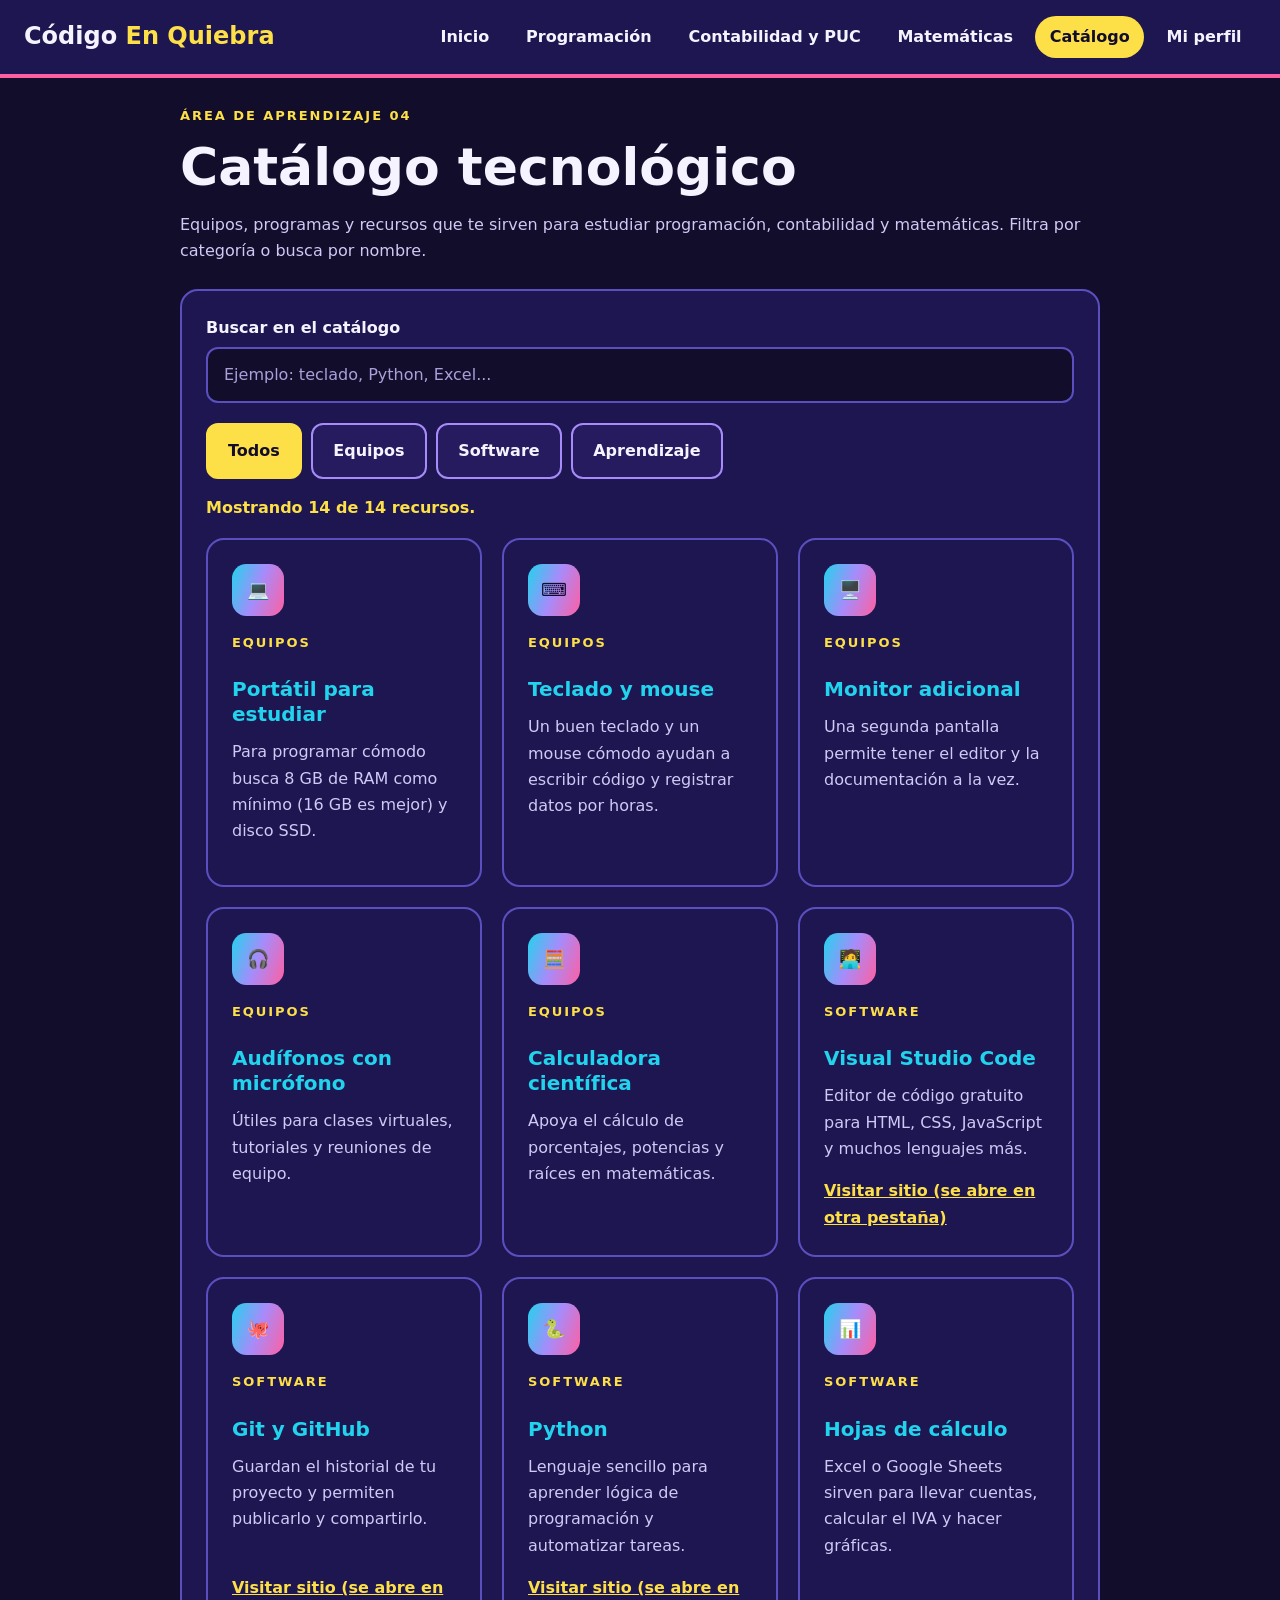
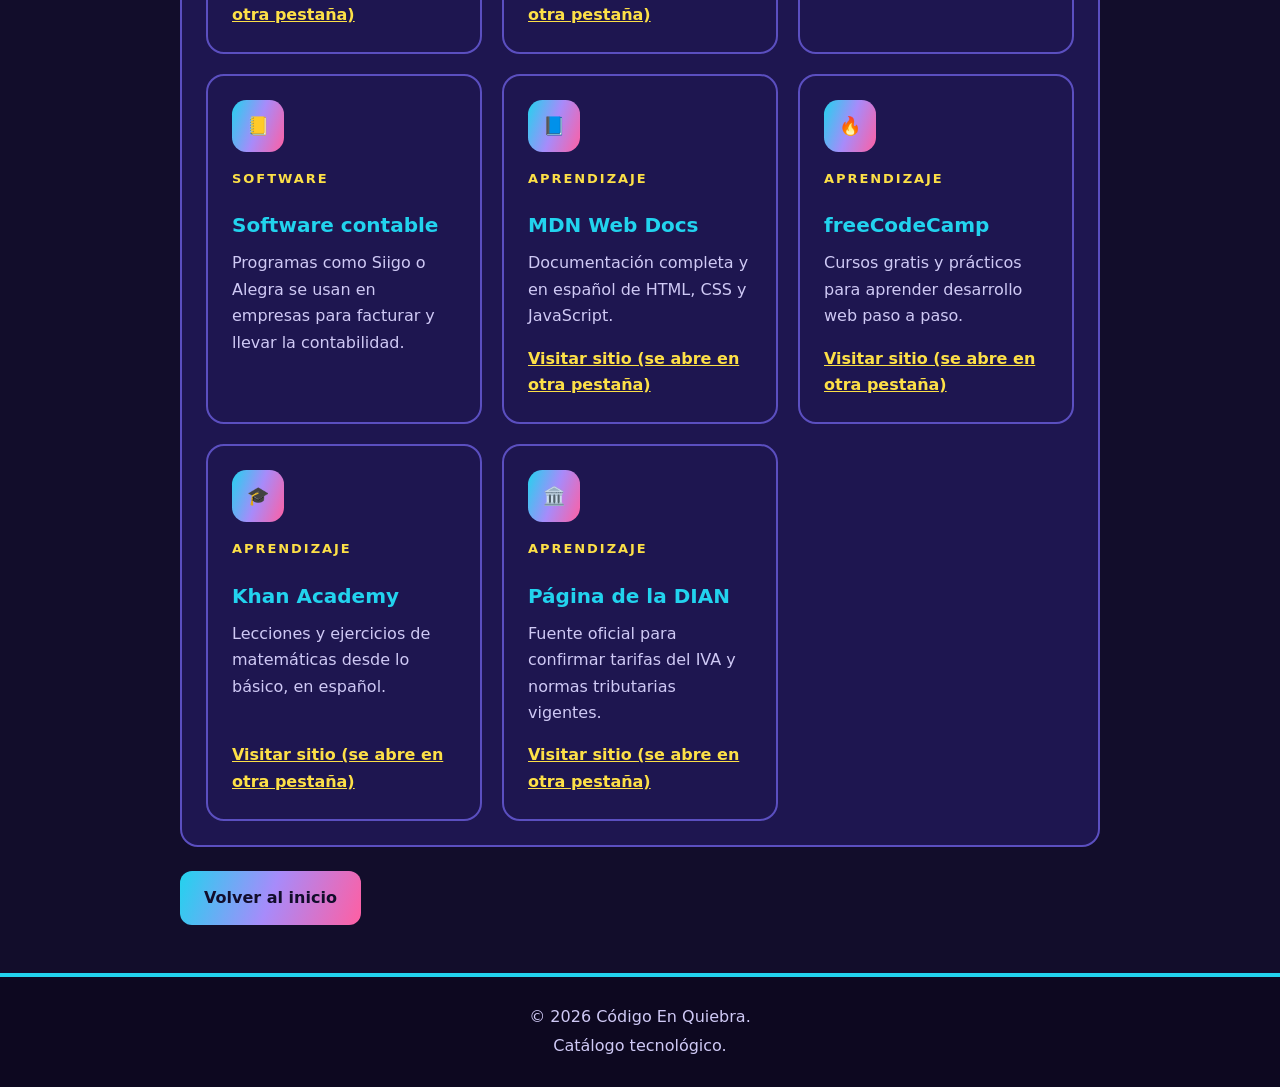
<file: catalogo.html>
<!DOCTYPE html>
<html lang="es">
<head>
    <meta charset="UTF-8">
    <meta name="viewport" content="width=device-width, initial-scale=1.0">
    <meta name="description" content="Catálogo tecnológico de Código En Quiebra: equipos, software y recursos para aprender.">
    <title>Catálogo tecnológico | Código En Quiebra</title>
    <link rel="stylesheet" href="css/estilos.css">
    <link rel="icon" href="data:,">
</head>
<body>

    <a class="saltar" href="#contenido">Saltar al contenido</a>

    <header class="encabezado">
        <a class="logo" href="index.html">Código <span>En Quiebra</span></a>

        <nav class="navegacion" aria-label="Navegación principal">
            <a href="index.html">Inicio</a>
            <a href="programacion.html">Programación</a>
            <a href="contabilidad.html">Contabilidad y PUC</a>
            <a href="matematicas.html">Matemáticas</a>
            <a class="activo" href="catalogo.html" aria-current="page">Catálogo</a>
            <a href="perfil.html">Mi perfil</a>
        </nav>
    </header>

    <main id="contenido" class="contenido-pagina" tabindex="-1">

        <span class="etiqueta">ÁREA DE APRENDIZAJE 04</span>

        <h1>Catálogo tecnológico</h1>

        <p>
            Equipos, programas y recursos que te sirven para estudiar
            programación, contabilidad y matemáticas. Filtra por categoría
            o busca por nombre.
        </p>

        <section class="bloque">
            <div class="campo">
                <label for="buscar">Buscar en el catálogo</label>
                <input type="search" id="buscar" placeholder="Ejemplo: teclado, Python, Excel..." autocomplete="off">
            </div>

            <div class="filtros" role="group" aria-label="Filtrar por categoría">
                <button type="button" class="boton-secundario" data-filtro="todos" aria-pressed="true">Todos</button>
                <button type="button" class="boton-secundario" data-filtro="Equipos" aria-pressed="false">Equipos</button>
                <button type="button" class="boton-secundario" data-filtro="Software" aria-pressed="false">Software</button>
                <button type="button" class="boton-secundario" data-filtro="Aprendizaje" aria-pressed="false">Aprendizaje</button>
            </div>

            <p id="conteo" class="conteo-catalogo" role="status" aria-live="polite"></p>

            <div id="lista-catalogo" class="rejilla-tarjetas"></div>
        </section>

        <a class="boton" href="index.html">Volver al inicio</a>

    </main>

    <footer class="pie">
        <p>© 2026 Código En Quiebra.</p>
        <p>Catálogo tecnológico.</p>
    </footer>

    <script src="js/catalogo.js" defer></script>
</body>
</html>
</file>
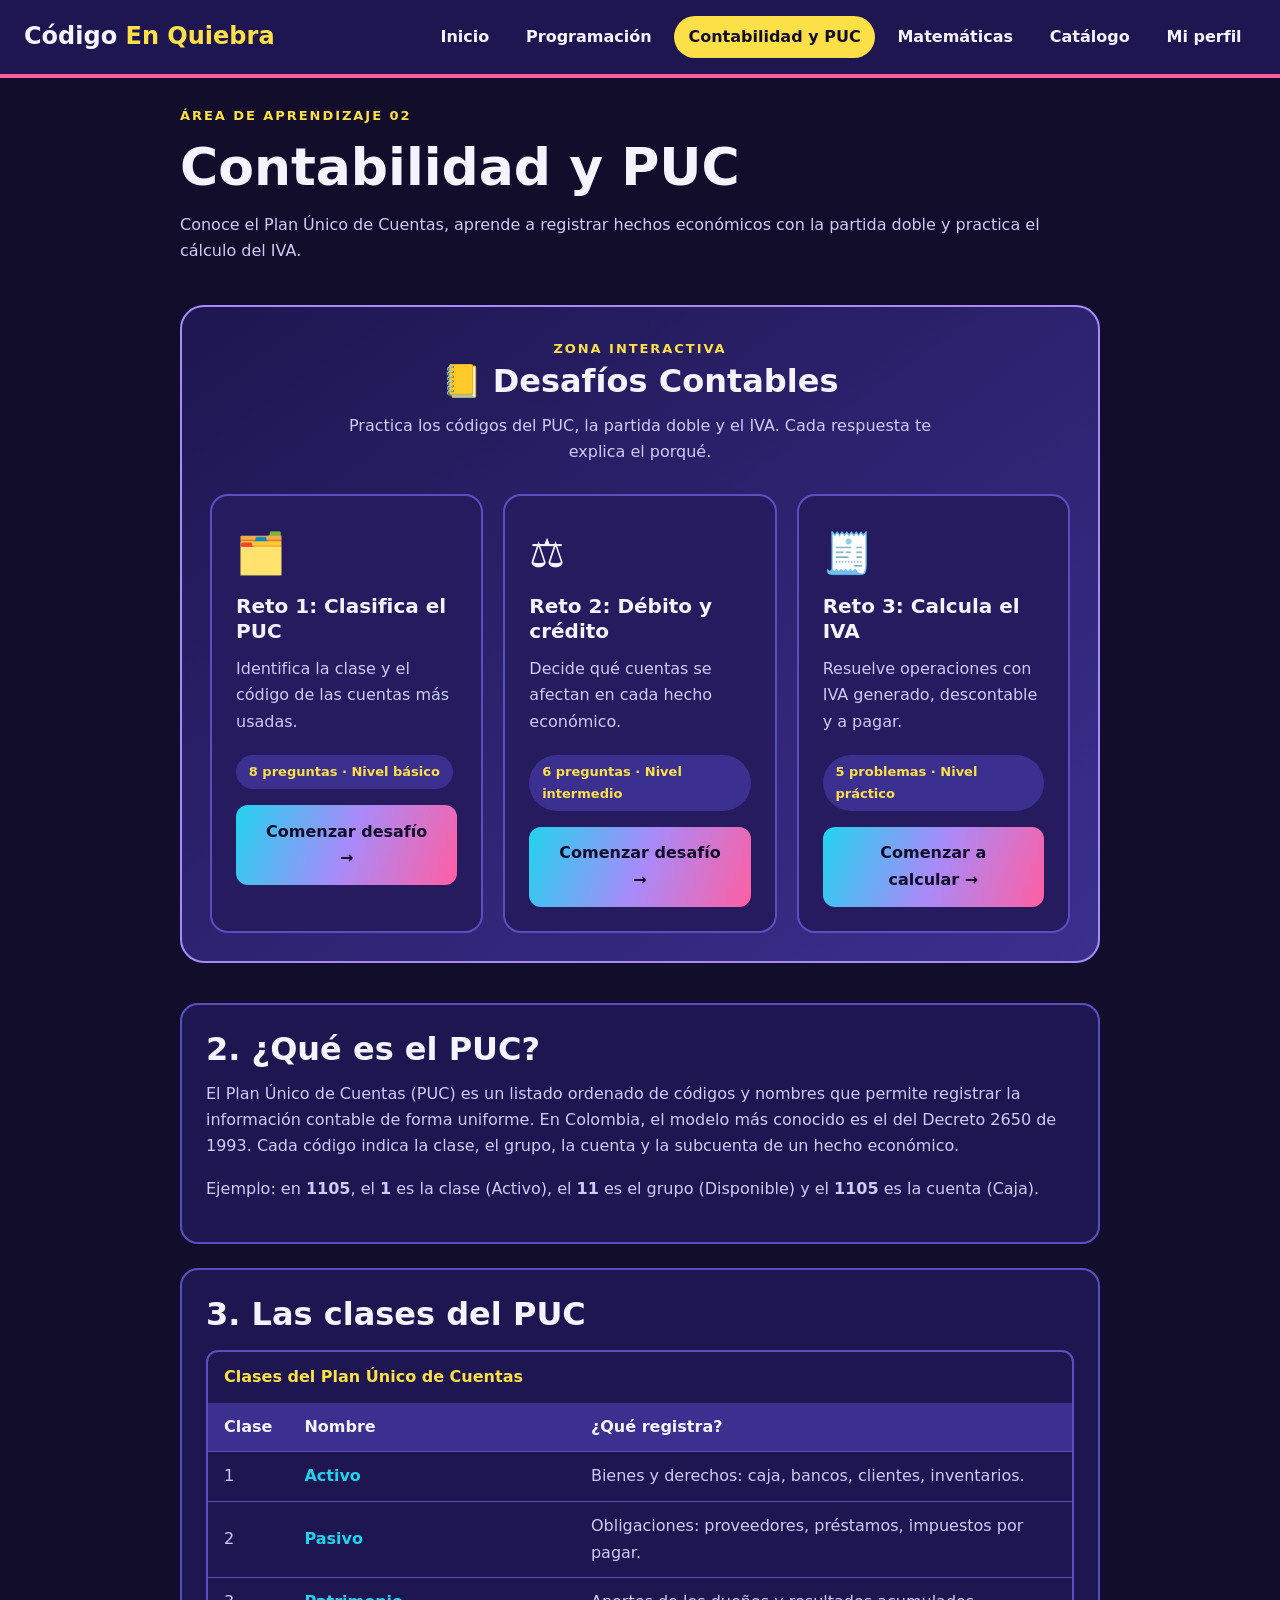
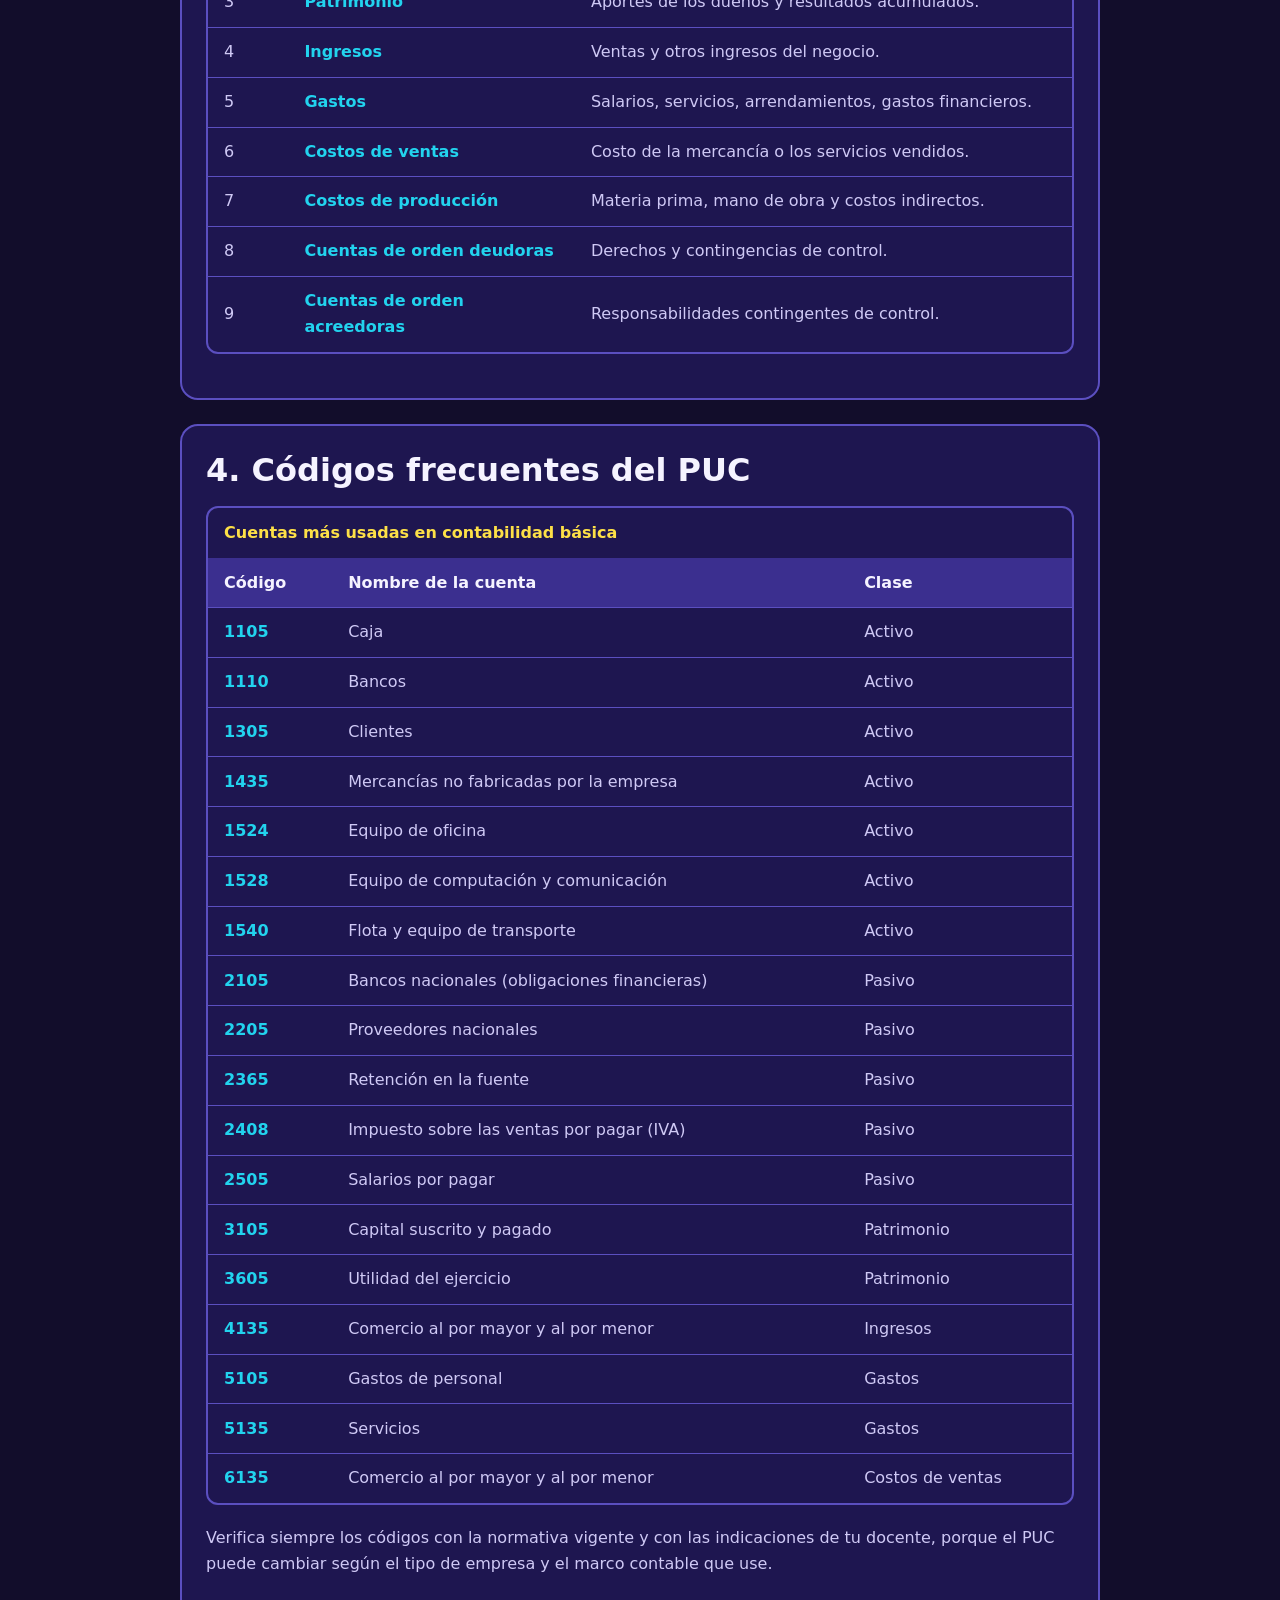
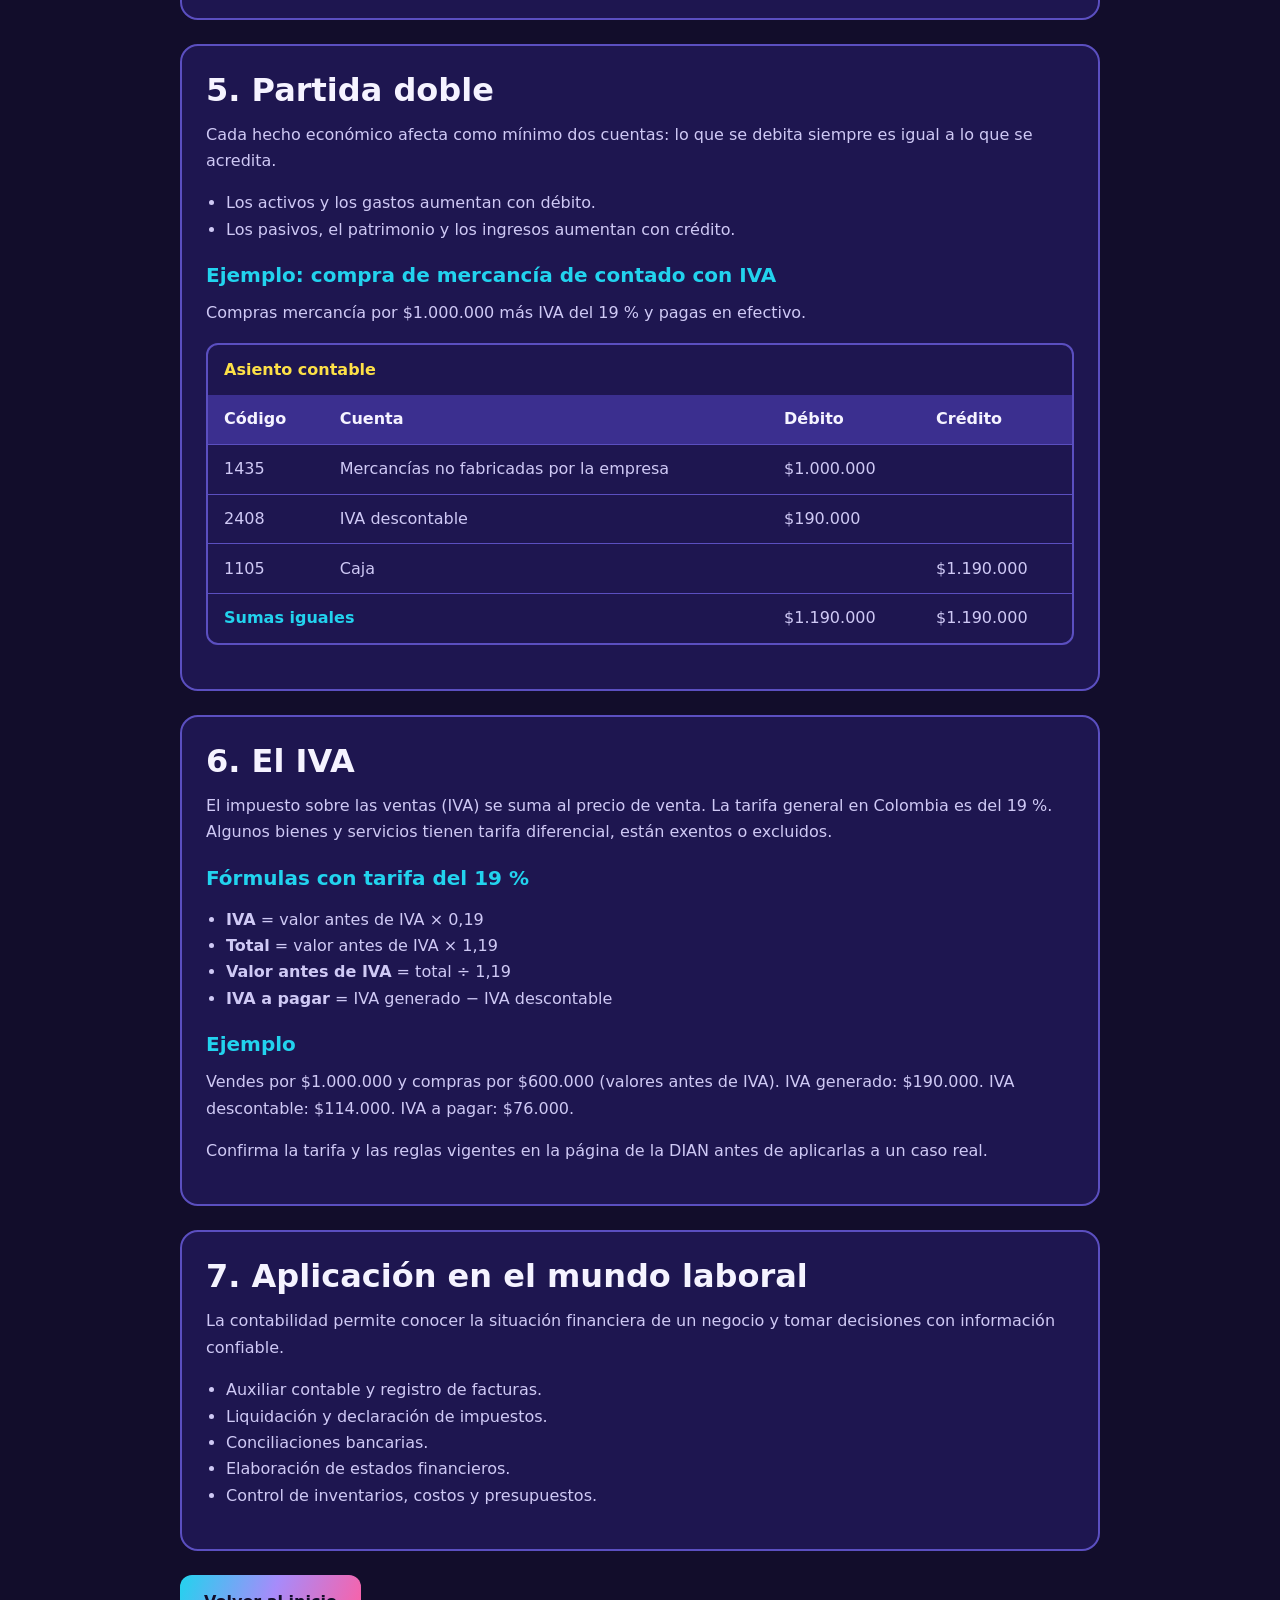
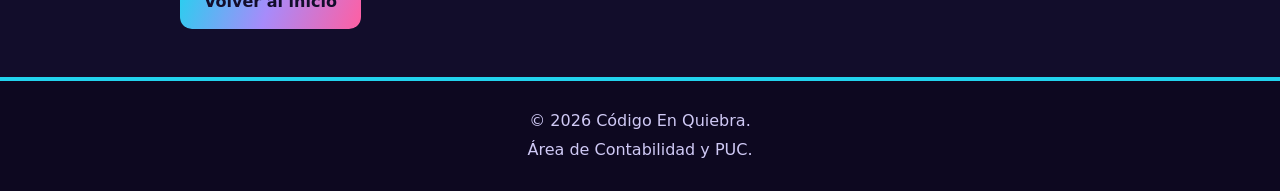
<file: contabilidad.html>
<!DOCTYPE html>
<html lang="es">
<head>
    <meta charset="UTF-8">
    <meta name="viewport" content="width=device-width, initial-scale=1.0">
    <meta name="description" content="Aprende contabilidad, el PUC, la partida doble y el IVA en Código En Quiebra.">
    <title>Contabilidad y PUC | Código En Quiebra</title>
    <link rel="stylesheet" href="css/estilos.css">
    <link rel="icon" href="data:,">
</head>
<body>

    <a class="saltar" href="#contenido">Saltar al contenido</a>

    <header class="encabezado">
        <a class="logo" href="index.html">Código <span>En Quiebra</span></a>

        <nav class="navegacion" aria-label="Navegación principal">
            <a href="index.html">Inicio</a>
            <a href="programacion.html">Programación</a>
            <a class="activo" href="contabilidad.html" aria-current="page">Contabilidad y PUC</a>
            <a href="matematicas.html">Matemáticas</a>
            <a href="catalogo.html">Catálogo</a>
            <a href="perfil.html">Mi perfil</a>
        </nav>
    </header>

    <main id="contenido" class="contenido-pagina" tabindex="-1">

        <span class="etiqueta">ÁREA DE APRENDIZAJE 02</span>

        <h1>Contabilidad y PUC</h1>

        <p>
            Conoce el Plan Único de Cuentas, aprende a registrar hechos
            económicos con la partida doble y practica el cálculo del IVA.
        </p>

        <section class="zona-juegos" id="juegos_contabilidad">

            <div class="juegos-encabezado">
                <span class="juegos-etiqueta">ZONA INTERACTIVA</span>
                <h2><span aria-hidden="true">📒</span> Desafíos Contables</h2>
                <p>
                    Practica los códigos del PUC, la partida doble y el IVA.
                    Cada respuesta te explica el porqué.
                </p>
            </div>

            <div class="juegos-tarjetas">

                <article class="juego-tarjeta">
                    <div class="juego-icono" aria-hidden="true">🗂️</div>
                    <h3>Reto 1: Clasifica el PUC</h3>
                    <p>Identifica la clase y el código de las cuentas más usadas.</p>
                    <span class="juego-nivel">8 preguntas · Nivel básico</span>
                    <button type="button" class="boton-juego" id="iniciar-puc">
                        Comenzar desafío →
                    </button>
                </article>

                <article class="juego-tarjeta">
                    <div class="juego-icono" aria-hidden="true">⚖️</div>
                    <h3>Reto 2: Débito y crédito</h3>
                    <p>Decide qué cuentas se afectan en cada hecho económico.</p>
                    <span class="juego-nivel">6 preguntas · Nivel intermedio</span>
                    <button type="button" class="boton-juego" id="iniciar-partida">
                        Comenzar desafío →
                    </button>
                </article>

                <article class="juego-tarjeta">
                    <div class="juego-icono" aria-hidden="true">🧾</div>
                    <h3>Reto 3: Calcula el IVA</h3>
                    <p>Resuelve operaciones con IVA generado, descontable y a pagar.</p>
                    <span class="juego-nivel">5 problemas · Nivel práctico</span>
                    <button type="button" class="boton-juego" id="iniciar-iva">
                        Comenzar a calcular →
                    </button>
                </article>

            </div>

            <!-- Los paneles de los juegos se crean aquí con la plantilla -->
            <div id="contenedor-juegos"></div>

        </section>

        <section class="bloque">
            <h2>2. ¿Qué es el PUC?</h2>
            <p>
                El Plan Único de Cuentas (PUC) es un listado ordenado de códigos
                y nombres que permite registrar la información contable de forma
                uniforme. En Colombia, el modelo más conocido es el del Decreto 2650
                de 1993. Cada código indica la clase, el grupo, la cuenta y la
                subcuenta de un hecho económico.
            </p>
            <p>
                Ejemplo: en <strong>1105</strong>, el <strong>1</strong> es la clase
                (Activo), el <strong>11</strong> es el grupo (Disponible) y el
                <strong>1105</strong> es la cuenta (Caja).
            </p>
        </section>

        <section class="bloque">
            <h2>3. Las clases del PUC</h2>
            <div class="tabla-contenedor" role="region" aria-label="Tabla de clases del PUC" tabindex="0">
                <table>
                    <caption>Clases del Plan Único de Cuentas</caption>
                    <thead>
                        <tr>
                            <th scope="col">Clase</th>
                            <th scope="col">Nombre</th>
                            <th scope="col">¿Qué registra?</th>
                        </tr>
                    </thead>
                    <tbody>
                        <tr><td>1</td><th scope="row">Activo</th><td>Bienes y derechos: caja, bancos, clientes, inventarios.</td></tr>
                        <tr><td>2</td><th scope="row">Pasivo</th><td>Obligaciones: proveedores, préstamos, impuestos por pagar.</td></tr>
                        <tr><td>3</td><th scope="row">Patrimonio</th><td>Aportes de los dueños y resultados acumulados.</td></tr>
                        <tr><td>4</td><th scope="row">Ingresos</th><td>Ventas y otros ingresos del negocio.</td></tr>
                        <tr><td>5</td><th scope="row">Gastos</th><td>Salarios, servicios, arrendamientos, gastos financieros.</td></tr>
                        <tr><td>6</td><th scope="row">Costos de ventas</th><td>Costo de la mercancía o los servicios vendidos.</td></tr>
                        <tr><td>7</td><th scope="row">Costos de producción</th><td>Materia prima, mano de obra y costos indirectos.</td></tr>
                        <tr><td>8</td><th scope="row">Cuentas de orden deudoras</th><td>Derechos y contingencias de control.</td></tr>
                        <tr><td>9</td><th scope="row">Cuentas de orden acreedoras</th><td>Responsabilidades contingentes de control.</td></tr>
                    </tbody>
                </table>
            </div>
        </section>

        <section class="bloque">
            <h2>4. Códigos frecuentes del PUC</h2>
            <div class="tabla-contenedor" role="region" aria-label="Tabla de códigos frecuentes del PUC" tabindex="0">
                <table>
                    <caption>Cuentas más usadas en contabilidad básica</caption>
                    <thead>
                        <tr>
                            <th scope="col">Código</th>
                            <th scope="col">Nombre de la cuenta</th>
                            <th scope="col">Clase</th>
                        </tr>
                    </thead>
                    <tbody>
                        <tr><th scope="row">1105</th><td>Caja</td><td>Activo</td></tr>
                        <tr><th scope="row">1110</th><td>Bancos</td><td>Activo</td></tr>
                        <tr><th scope="row">1305</th><td>Clientes</td><td>Activo</td></tr>
                        <tr><th scope="row">1435</th><td>Mercancías no fabricadas por la empresa</td><td>Activo</td></tr>
                        <tr><th scope="row">1524</th><td>Equipo de oficina</td><td>Activo</td></tr>
                        <tr><th scope="row">1528</th><td>Equipo de computación y comunicación</td><td>Activo</td></tr>
                        <tr><th scope="row">1540</th><td>Flota y equipo de transporte</td><td>Activo</td></tr>
                        <tr><th scope="row">2105</th><td>Bancos nacionales (obligaciones financieras)</td><td>Pasivo</td></tr>
                        <tr><th scope="row">2205</th><td>Proveedores nacionales</td><td>Pasivo</td></tr>
                        <tr><th scope="row">2365</th><td>Retención en la fuente</td><td>Pasivo</td></tr>
                        <tr><th scope="row">2408</th><td>Impuesto sobre las ventas por pagar (IVA)</td><td>Pasivo</td></tr>
                        <tr><th scope="row">2505</th><td>Salarios por pagar</td><td>Pasivo</td></tr>
                        <tr><th scope="row">3105</th><td>Capital suscrito y pagado</td><td>Patrimonio</td></tr>
                        <tr><th scope="row">3605</th><td>Utilidad del ejercicio</td><td>Patrimonio</td></tr>
                        <tr><th scope="row">4135</th><td>Comercio al por mayor y al por menor</td><td>Ingresos</td></tr>
                        <tr><th scope="row">5105</th><td>Gastos de personal</td><td>Gastos</td></tr>
                        <tr><th scope="row">5135</th><td>Servicios</td><td>Gastos</td></tr>
                        <tr><th scope="row">6135</th><td>Comercio al por mayor y al por menor</td><td>Costos de ventas</td></tr>
                    </tbody>
                </table>
            </div>
            <p>
                Verifica siempre los códigos con la normativa vigente y con las
                indicaciones de tu docente, porque el PUC puede cambiar según el
                tipo de empresa y el marco contable que use.
            </p>
        </section>

        <section class="bloque">
            <h2>5. Partida doble</h2>
            <p>
                Cada hecho económico afecta como mínimo dos cuentas: lo que se
                debita siempre es igual a lo que se acredita.
            </p>
            <ul>
                <li>Los activos y los gastos aumentan con débito.</li>
                <li>Los pasivos, el patrimonio y los ingresos aumentan con crédito.</li>
            </ul>

            <h3>Ejemplo: compra de mercancía de contado con IVA</h3>
            <p>Compras mercancía por $1.000.000 más IVA del 19 % y pagas en efectivo.</p>
            <div class="tabla-contenedor" role="region" aria-label="Asiento contable de ejemplo" tabindex="0">
                <table>
                    <caption>Asiento contable</caption>
                    <thead>
                        <tr>
                            <th scope="col">Código</th>
                            <th scope="col">Cuenta</th>
                            <th scope="col">Débito</th>
                            <th scope="col">Crédito</th>
                        </tr>
                    </thead>
                    <tbody>
                        <tr><td>1435</td><td>Mercancías no fabricadas por la empresa</td><td>$1.000.000</td><td></td></tr>
                        <tr><td>2408</td><td>IVA descontable</td><td>$190.000</td><td></td></tr>
                        <tr><td>1105</td><td>Caja</td><td></td><td>$1.190.000</td></tr>
                        <tr><th scope="row" colspan="2">Sumas iguales</th><td>$1.190.000</td><td>$1.190.000</td></tr>
                    </tbody>
                </table>
            </div>
        </section>

        <section class="bloque">
            <h2>6. El IVA</h2>
            <p>
                El impuesto sobre las ventas (IVA) se suma al precio de venta.
                La tarifa general en Colombia es del 19 %. Algunos bienes y
                servicios tienen tarifa diferencial, están exentos o excluidos.
            </p>

            <h3>Fórmulas con tarifa del 19 %</h3>
            <ul>
                <li><strong>IVA</strong> = valor antes de IVA × 0,19</li>
                <li><strong>Total</strong> = valor antes de IVA × 1,19</li>
                <li><strong>Valor antes de IVA</strong> = total ÷ 1,19</li>
                <li><strong>IVA a pagar</strong> = IVA generado − IVA descontable</li>
            </ul>

            <h3>Ejemplo</h3>
            <p>
                Vendes por $1.000.000 y compras por $600.000 (valores antes de IVA).
                IVA generado: $190.000. IVA descontable: $114.000.
                IVA a pagar: $76.000.
            </p>
            <p>
                Confirma la tarifa y las reglas vigentes en la página de la DIAN
                antes de aplicarlas a un caso real.
            </p>
        </section>

        <section class="bloque">
            <h2>7. Aplicación en el mundo laboral</h2>
            <p>
                La contabilidad permite conocer la situación financiera de un
                negocio y tomar decisiones con información confiable.
            </p>
            <ul>
                <li>Auxiliar contable y registro de facturas.</li>
                <li>Liquidación y declaración de impuestos.</li>
                <li>Conciliaciones bancarias.</li>
                <li>Elaboración de estados financieros.</li>
                <li>Control de inventarios, costos y presupuestos.</li>
            </ul>
        </section>

        <a class="boton" href="index.html">Volver al inicio</a>

    </main>

    <footer class="pie">
        <p>© 2026 Código En Quiebra.</p>
        <p>Área de Contabilidad y PUC.</p>
    </footer>

    <!-- Plantilla que el JavaScript copia para cada juego -->
    <template id="plantilla-juego">
        <div class="juego-panel" hidden>

            <div class="juego-panel-superior">
                <div>
                    <span class="juegos-etiqueta" data-campo="etiqueta"></span>
                    <h3 data-campo="titulo"></h3>
                </div>
                <span class="juego-contador" data-campo="contador"></span>
            </div>

            <div class="barra-progreso" role="progressbar" aria-label="Progreso del desafío"
                aria-valuemin="0" aria-valuemax="100" aria-valuenow="0">
                <div data-campo="progreso"></div>
            </div>

            <div class="pregunta-contenedor" data-parte>
                <span class="pregunta-etiqueta" data-campo="tipo"></span>
                <h3 tabindex="-1" data-campo="pregunta"></h3>
                <p data-campo="ayuda"></p>
            </div>

            <div class="opciones-quiz" data-campo="opciones" data-parte></div>

            <div class="entrada-numero" data-campo="entrada" data-parte hidden>
                <label>
                    Tu respuesta en pesos
                    <input type="text" inputmode="decimal" autocomplete="off" data-campo="numero">
                </label>
                <button type="button" class="boton-juego" data-campo="comprobar">
                    Comprobar mi respuesta
                </button>
            </div>

            <p class="mensaje-juego" role="status" aria-live="polite" data-campo="mensaje" data-parte></p>

            <div class="juego-acciones" data-parte>
                <button type="button" class="boton-juego" data-campo="siguiente" disabled>
                    Siguiente pregunta →
                </button>
                <button type="button" class="boton-secundario" data-campo="salir">
                    Salir del juego
                </button>
            </div>

            <div class="resultado-final" data-campo="final" hidden>
                <div class="resultado-icono" aria-hidden="true">🏆</div>
                <h3 tabindex="-1" data-campo="titulo-final">¡Desafío completado!</h3>
                <p>Este es tu resultado:</p>
                <div class="resultado-porcentaje" data-campo="porcentaje">0%</div>
                <p data-campo="detalle"></p>
                <button type="button" class="boton-juego" data-campo="repetir">
                    Volver a jugar
                </button>
            </div>

        </div>
    </template>

<script src="js/datos_contabilidad.js" defer></script>
</body>
</html>
</file>
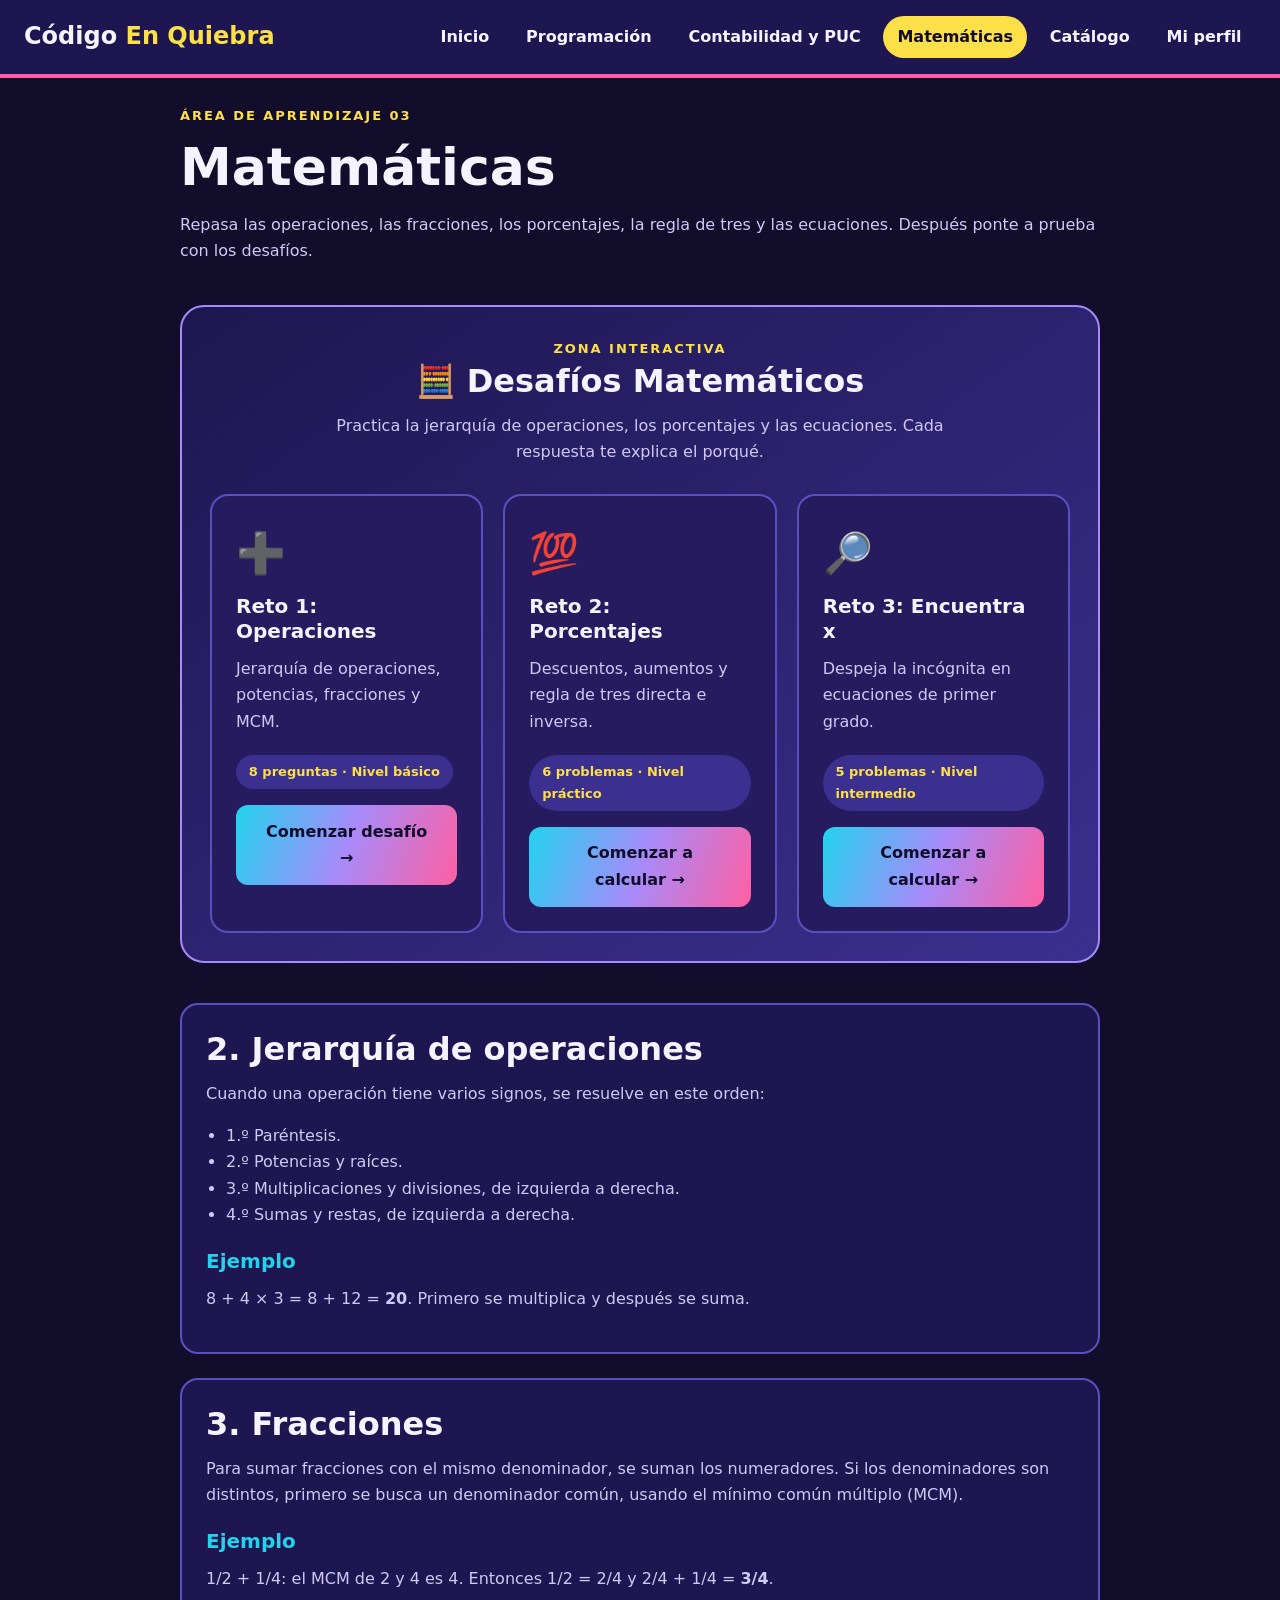
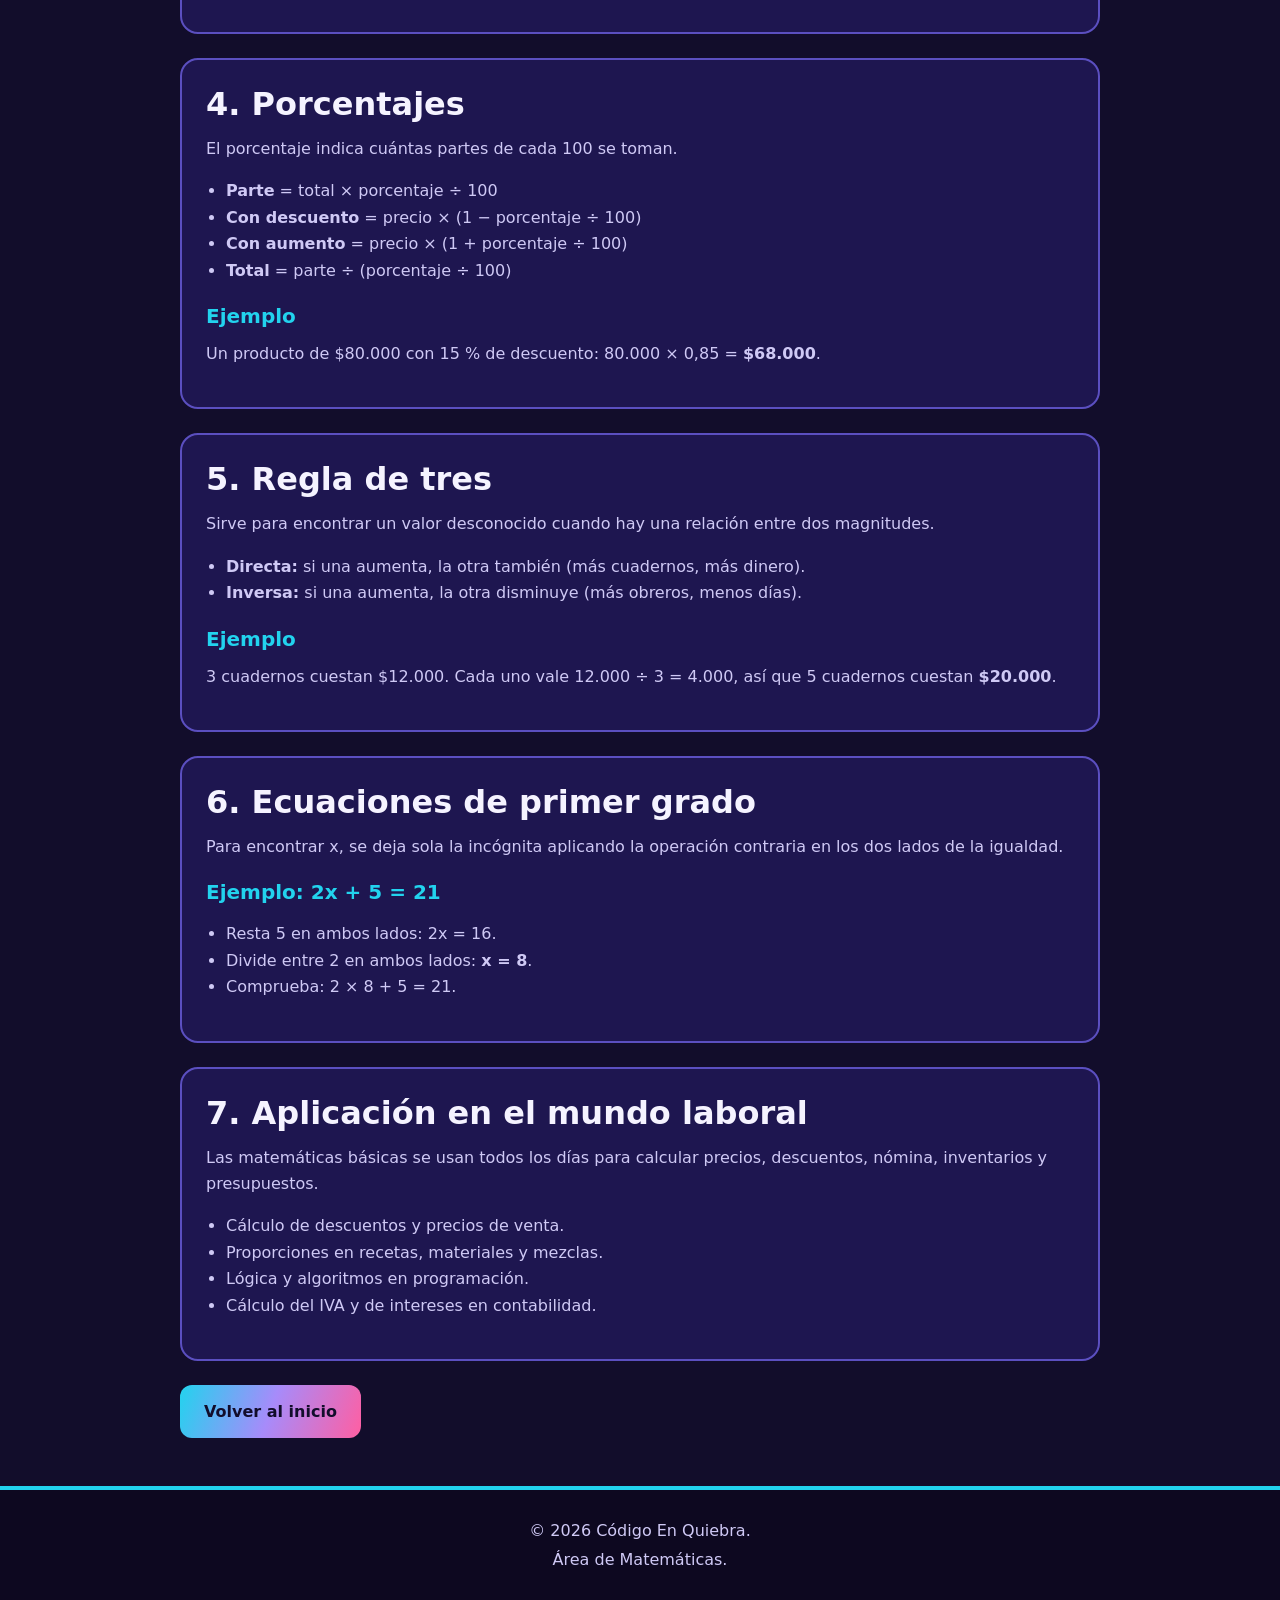
<file: matematicas.html>
<!DOCTYPE html>
<html lang="es">
<head>
    <meta charset="UTF-8">
    <meta name="viewport" content="width=device-width, initial-scale=1.0">
    <meta name="description" content="Practica operaciones, fracciones, porcentajes, regla de tres y ecuaciones en Código En Quiebra.">
    <title>Matemáticas | Código En Quiebra</title>
    <link rel="stylesheet" href="css/estilos.css">
    <link rel="icon" href="data:,">
</head>
<body>

    <a class="saltar" href="#contenido">Saltar al contenido</a>

    <header class="encabezado">
        <a class="logo" href="index.html">Código <span>En Quiebra</span></a>

        <nav class="navegacion" aria-label="Navegación principal">
            <a href="index.html">Inicio</a>
            <a href="programacion.html">Programación</a>
            <a href="contabilidad.html">Contabilidad y PUC</a>
            <a class="activo" href="matematicas.html" aria-current="page">Matemáticas</a>
            <a href="catalogo.html">Catálogo</a>
            <a href="perfil.html">Mi perfil</a>
        </nav>
    </header>

    <main id="contenido" class="contenido-pagina" tabindex="-1">

        <span class="etiqueta">ÁREA DE APRENDIZAJE 03</span>

        <h1>Matemáticas</h1>

        <p>
            Repasa las operaciones, las fracciones, los porcentajes, la regla
            de tres y las ecuaciones. Después ponte a prueba con los desafíos.
        </p>

        <section class="zona-juegos" id="juegos_matematicas">

            <div class="juegos-encabezado">
                <span class="juegos-etiqueta">ZONA INTERACTIVA</span>
                <h2><span aria-hidden="true">🧮</span> Desafíos Matemáticos</h2>
                <p>
                    Practica la jerarquía de operaciones, los porcentajes y las
                    ecuaciones. Cada respuesta te explica el porqué.
                </p>
            </div>

            <div class="juegos-tarjetas">

                <article class="juego-tarjeta">
                    <div class="juego-icono" aria-hidden="true">➕</div>
                    <h3>Reto 1: Operaciones</h3>
                    <p>Jerarquía de operaciones, potencias, fracciones y MCM.</p>
                    <span class="juego-nivel">8 preguntas · Nivel básico</span>
                    <button type="button" class="boton-juego" id="iniciar-operaciones">
                        Comenzar desafío →
                    </button>
                </article>

                <article class="juego-tarjeta">
                    <div class="juego-icono" aria-hidden="true">💯</div>
                    <h3>Reto 2: Porcentajes</h3>
                    <p>Descuentos, aumentos y regla de tres directa e inversa.</p>
                    <span class="juego-nivel">6 problemas · Nivel práctico</span>
                    <button type="button" class="boton-juego" id="iniciar-porcentajes">
                        Comenzar a calcular →
                    </button>
                </article>

                <article class="juego-tarjeta">
                    <div class="juego-icono" aria-hidden="true">🔎</div>
                    <h3>Reto 3: Encuentra x</h3>
                    <p>Despeja la incógnita en ecuaciones de primer grado.</p>
                    <span class="juego-nivel">5 problemas · Nivel intermedio</span>
                    <button type="button" class="boton-juego" id="iniciar-ecuaciones">
                        Comenzar a calcular →
                    </button>
                </article>

            </div>

            <div id="contenedor-juegos"></div>

        </section>

        <section class="bloque">
            <h2>2. Jerarquía de operaciones</h2>
            <p>
                Cuando una operación tiene varios signos, se resuelve en este orden:
            </p>
            <ul>
                <li>1.º Paréntesis.</li>
                <li>2.º Potencias y raíces.</li>
                <li>3.º Multiplicaciones y divisiones, de izquierda a derecha.</li>
                <li>4.º Sumas y restas, de izquierda a derecha.</li>
            </ul>
            <h3>Ejemplo</h3>
            <p>
                8 + 4 × 3 = 8 + 12 = <strong>20</strong>. Primero se multiplica
                y después se suma.
            </p>
        </section>

        <section class="bloque">
            <h2>3. Fracciones</h2>
            <p>
                Para sumar fracciones con el mismo denominador, se suman los
                numeradores. Si los denominadores son distintos, primero se busca
                un denominador común, usando el mínimo común múltiplo (MCM).
            </p>
            <h3>Ejemplo</h3>
            <p>
                1/2 + 1/4: el MCM de 2 y 4 es 4. Entonces 1/2 = 2/4 y
                2/4 + 1/4 = <strong>3/4</strong>.
            </p>
        </section>

        <section class="bloque">
            <h2>4. Porcentajes</h2>
            <p>El porcentaje indica cuántas partes de cada 100 se toman.</p>
            <ul>
                <li><strong>Parte</strong> = total × porcentaje ÷ 100</li>
                <li><strong>Con descuento</strong> = precio × (1 − porcentaje ÷ 100)</li>
                <li><strong>Con aumento</strong> = precio × (1 + porcentaje ÷ 100)</li>
                <li><strong>Total</strong> = parte ÷ (porcentaje ÷ 100)</li>
            </ul>
            <h3>Ejemplo</h3>
            <p>
                Un producto de $80.000 con 15 % de descuento:
                80.000 × 0,85 = <strong>$68.000</strong>.
            </p>
        </section>

        <section class="bloque">
            <h2>5. Regla de tres</h2>
            <p>
                Sirve para encontrar un valor desconocido cuando hay una relación
                entre dos magnitudes.
            </p>
            <ul>
                <li><strong>Directa:</strong> si una aumenta, la otra también (más cuadernos, más dinero).</li>
                <li><strong>Inversa:</strong> si una aumenta, la otra disminuye (más obreros, menos días).</li>
            </ul>
            <h3>Ejemplo</h3>
            <p>
                3 cuadernos cuestan $12.000. Cada uno vale 12.000 ÷ 3 = 4.000,
                así que 5 cuadernos cuestan <strong>$20.000</strong>.
            </p>
        </section>

        <section class="bloque">
            <h2>6. Ecuaciones de primer grado</h2>
            <p>
                Para encontrar x, se deja sola la incógnita aplicando la operación
                contraria en los dos lados de la igualdad.
            </p>
            <h3>Ejemplo: 2x + 5 = 21</h3>
            <ul>
                <li>Resta 5 en ambos lados: 2x = 16.</li>
                <li>Divide entre 2 en ambos lados: <strong>x = 8</strong>.</li>
                <li>Comprueba: 2 × 8 + 5 = 21.</li>
            </ul>
        </section>

        <section class="bloque">
            <h2>7. Aplicación en el mundo laboral</h2>
            <p>
                Las matemáticas básicas se usan todos los días para calcular
                precios, descuentos, nómina, inventarios y presupuestos.
            </p>
            <ul>
                <li>Cálculo de descuentos y precios de venta.</li>
                <li>Proporciones en recetas, materiales y mezclas.</li>
                <li>Lógica y algoritmos en programación.</li>
                <li>Cálculo del IVA y de intereses en contabilidad.</li>
            </ul>
        </section>

        <a class="boton" href="index.html">Volver al inicio</a>

    </main>

    <footer class="pie">
        <p>© 2026 Código En Quiebra.</p>
        <p>Área de Matemáticas.</p>
    </footer>

    <template id="plantilla-juego">
        <div class="juego-panel" hidden>

            <div class="juego-panel-superior">
                <div>
                    <span class="juegos-etiqueta" data-campo="etiqueta"></span>
                    <h3 data-campo="titulo"></h3>
                </div>
                <span class="juego-contador" data-campo="contador"></span>
            </div>

            <div class="barra-progreso" role="progressbar" aria-label="Progreso del desafío"
                aria-valuemin="0" aria-valuemax="100" aria-valuenow="0">
                <div data-campo="progreso"></div>
            </div>

            <div class="pregunta-contenedor" data-parte>
                <span class="pregunta-etiqueta" data-campo="tipo"></span>
                <h3 tabindex="-1" data-campo="pregunta"></h3>
                <p data-campo="ayuda"></p>
            </div>

            <div class="opciones-quiz" data-campo="opciones" data-parte></div>

            <div class="entrada-numero" data-campo="entrada" data-parte hidden>
                <label>
                    Tu respuesta (solo el número)
                    <input type="text" inputmode="decimal" autocomplete="off" data-campo="numero">
                </label>
                <button type="button" class="boton-juego" data-campo="comprobar">
                    Comprobar mi respuesta
                </button>
            </div>

            <p class="mensaje-juego" role="status" aria-live="polite" data-campo="mensaje" data-parte></p>

            <div class="juego-acciones" data-parte>
                <button type="button" class="boton-juego" data-campo="siguiente" disabled>
                    Siguiente pregunta →
                </button>
                <button type="button" class="boton-secundario" data-campo="salir">
                    Salir del juego
                </button>
            </div>

            <div class="resultado-final" data-campo="final" hidden>
                <div class="resultado-icono" aria-hidden="true">🏆</div>
                <h3 tabindex="-1" data-campo="titulo-final">¡Desafío completado!</h3>
                <p>Este es tu resultado:</p>
                <div class="resultado-porcentaje" data-campo="porcentaje">0%</div>
                <p data-campo="detalle"></p>
                <button type="button" class="boton-juego" data-campo="repetir">
                    Volver a jugar
                </button>
            </div>

        </div>
    </template>

    <script src="js/juegos_matematicas.js" defer></script>
</body>
</html>
</file>
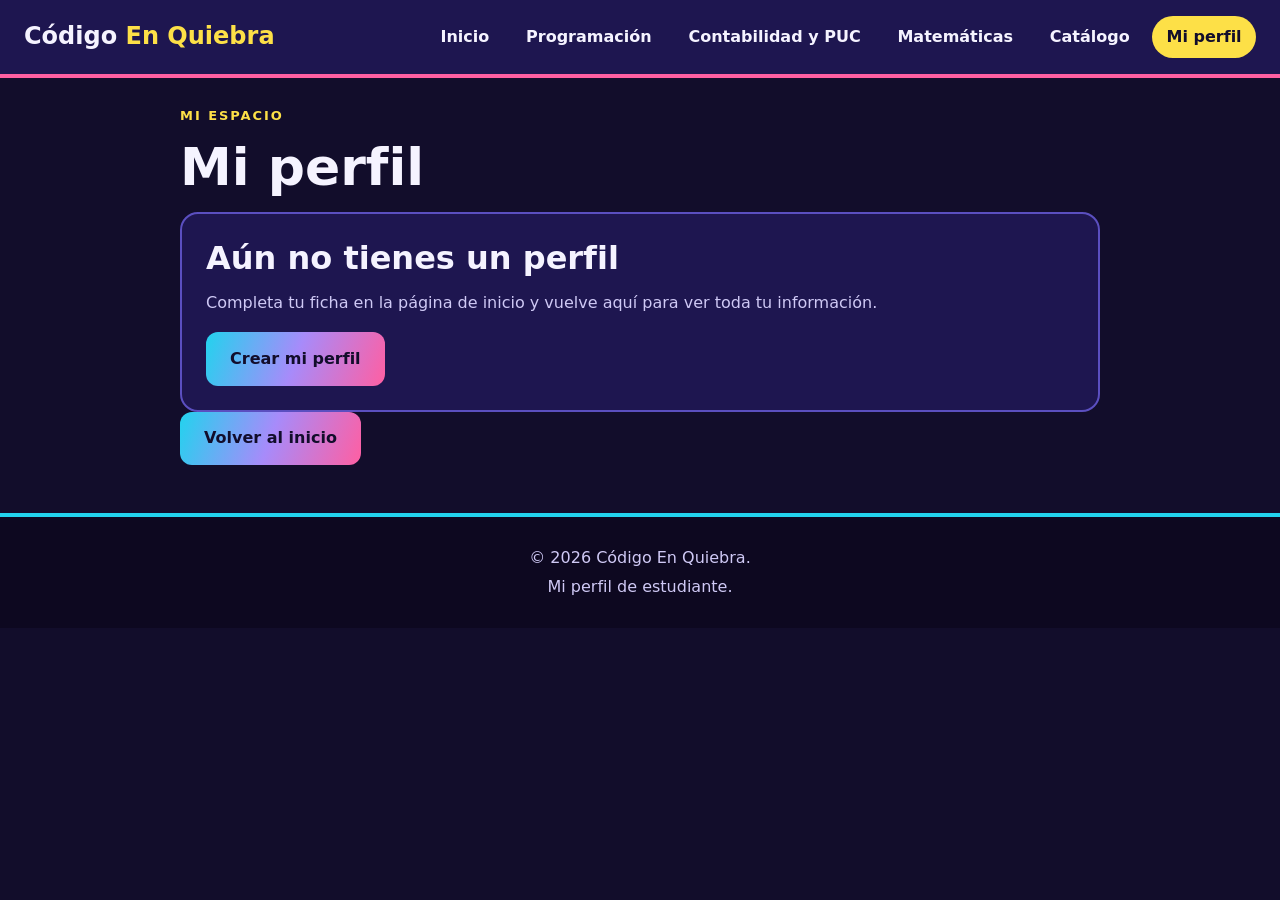
<file: perfil.html>
<!DOCTYPE html>
<html lang="es">
<head>
    <meta charset="UTF-8">
    <meta name="viewport" content="width=device-width, initial-scale=1.0">
    <meta name="description" content="Tu perfil de estudiante en Código En Quiebra.">
    <title>Mi perfil | Código En Quiebra</title>
    <link rel="stylesheet" href="css/estilos.css">
    <link rel="icon" href="data:,">
</head>
<body>

    <a class="saltar" href="#contenido">Saltar al contenido</a>

    <header class="encabezado">
        <a class="logo" href="index.html">Código <span>En Quiebra</span></a>

        <nav class="navegacion" aria-label="Navegación principal">
            <a href="index.html">Inicio</a>
            <a href="programacion.html">Programación</a>
            <a href="contabilidad.html">Contabilidad y PUC</a>
            <a href="matematicas.html">Matemáticas</a>
            <a href="catalogo.html">Catálogo</a>
            <a class="activo" href="perfil.html" aria-current="page">Mi perfil</a>
        </nav>
    </header>

    <main id="contenido" class="contenido-pagina" tabindex="-1">

        <span class="etiqueta">MI ESPACIO</span>

        <h1>Mi perfil</h1>

        <section id="sin-datos" class="panel" hidden>
            <h2>Aún no tienes un perfil</h2>
            <p>
                Completa tu ficha en la página de inicio y vuelve aquí
                para ver toda tu información.
            </p>
            <a class="boton" href="index.html#registro">Crear mi perfil</a>
        </section>

        <section id="datos" class="panel perfil-panel" hidden>

            <div class="perfil-cabecera">
                <div class="perfil-avatar" id="perfil-inicial" aria-hidden="true">?</div>
                <div>
                    <h2 id="perfil-nombre">Tu nombre</h2>
                    <p id="perfil-programa-corto">Programa de formación</p>
                </div>
            </div>

            <article class="ficha">
                <p><strong>Nombre completo:</strong> <span id="perfil-nombre-completo"></span></p>
                <p><strong>Programa de formación:</strong> <span id="perfil-programa"></span></p>
                <p><strong>Correo electrónico:</strong> <span id="perfil-correo"></span></p>
                <p><strong>Mi frase:</strong> <span id="perfil-frase"></span></p>
            </article>

            <div class="juego-acciones">
                <a class="boton" href="index.html#registro">Editar mis datos</a>
                <button type="button" class="boton-secundario" id="borrar-perfil">Borrar mis datos</button>
            </div>

            <p id="perfil-mensaje" role="status" aria-live="polite"></p>

        </section>

        <a class="boton" href="index.html">Volver al inicio</a>

    </main>

    <footer class="pie">
        <p>© 2026 Código En Quiebra.</p>
        <p>Mi perfil de estudiante.</p>
    </footer>

    <script src="js/perfil.js" defer></script>
</body>
</html>
</file>
<file: css/estilos.css>
/* ===== CÓDIGO EN QUIEBRA - estilos completos (colorido y juvenil) ===== */

:root {
    --fondo: #120d2b;
    --fondo-profundo: #0d0820;
    --superficie: #1e1650;
    --superficie-2: #251b5e;
    --superficie-3: #3b2f8f;
    --borde: #5b4fc0;
    --texto: #f5f3ff;
    --texto-suave: #cfc9f5;
    --turquesa: #22d3ee;
    --rosa: #ff5fa2;
    --amarillo: #fde047;
    --violeta: #a78bfa;
    --verde: #4ade80;
    --coral: #ff8aa8;
    --degradado: linear-gradient(110deg, #22d3ee, #a78bfa, #ff5fa2);
    --radio: 1.125rem;
}

*, *::before, *::after { box-sizing: border-box; }

html { scroll-behavior: smooth; }

body {
    margin: 0;
    font-family: "Segoe UI", system-ui, -apple-system, Roboto, Arial, sans-serif;
    font-size: 1rem;
    line-height: 1.65;
    background: var(--fondo);
    color: var(--texto);
}

h1, h2, h3 { line-height: 1.25; margin: 0 0 0.75rem; }
h1 { font-size: clamp(2rem, 6vw, 3.25rem); }
h2 { font-size: clamp(1.5rem, 4vw, 2rem); }
h3 { font-size: 1.25rem; }
p { margin: 0 0 1rem; color: var(--texto-suave); }
a { color: var(--turquesa); }
img { max-width: 100%; height: auto; }

/* ---------- Accesibilidad ---------- */
.saltar {
    position: absolute;
    left: -9999px;
    top: 0;
    z-index: 100;
}
.saltar:focus {
    left: 1rem;
    top: 1rem;
    background: var(--amarillo);
    color: var(--fondo);
    padding: 0.6rem 1rem;
    border-radius: 0.5rem;
    font-weight: 700;
}

:focus-visible {
    outline: 3px solid var(--amarillo);
    outline-offset: 3px;
}
main:focus, [tabindex="-1"]:focus { outline: none; }

/* ---------- Encabezado y menú ---------- */
.encabezado {
    display: flex;
    flex-wrap: wrap;
    align-items: center;
    justify-content: space-between;
    gap: 0.75rem 1.5rem;
    padding: 1rem 1.5rem;
    background: var(--superficie);
    border-bottom: 4px solid var(--rosa);
    position: sticky;
    top: 0;
    z-index: 50;
}

.logo {
    font-size: 1.5rem;
    font-weight: 800;
    color: var(--texto);
    text-decoration: none;
}
.logo span { color: var(--amarillo); }

.navegacion {
    display: flex;
    flex-wrap: wrap;
    gap: 0.5rem;
}
.navegacion a {
    color: var(--texto);
    text-decoration: none;
    font-weight: 600;
    padding: 0.5rem 0.9rem;
    border-radius: 999px;
    transition: background 0.2s, color 0.2s;
}
.navegacion a:hover { background: var(--superficie-3); }
.navegacion a.activo,
.navegacion a[aria-current="page"] {
    background: var(--amarillo);
    color: var(--fondo);
}

/* ---------- Estructura general ---------- */
main {
    max-width: 70rem;
    margin: 0 auto;
    padding: 1.5rem 1.25rem 3rem;
}
.contenido-pagina { max-width: 60rem; }

.etiqueta {
    display: inline-block;
    color: var(--amarillo);
    font-size: 0.8125rem;
    font-weight: 800;
    letter-spacing: 0.15em;
    margin-bottom: 0.5rem;
}

.seccion { margin: 3rem 0; }
.titulo-seccion { margin-bottom: 1.5rem; }

/* ---------- Portada ---------- */
.hero {
    padding: clamp(2rem, 8vw, 4.5rem) clamp(1.25rem, 5vw, 3rem);
    border-radius: 1.5rem;
    border: 2px solid var(--borde);
    background:
        radial-gradient(circle at 12% 15%, rgba(34, 211, 238, 0.30), transparent 45%),
        radial-gradient(circle at 88% 85%, rgba(255, 95, 162, 0.30), transparent 45%),
        var(--superficie);
}
.hero-contenido { max-width: 42rem; }
.hero h1 span, h1 span { color: var(--amarillo); }
.hero p { font-size: 1.125rem; }

/* ---------- Botones ---------- */
.boton, .boton-juego {
    display: inline-block;
    padding: 0.85rem 1.5rem;
    border: none;
    border-radius: 0.75rem;
    background: var(--degradado);
    color: var(--fondo);
    font: inherit;
    font-weight: 800;
    text-decoration: none;
    cursor: pointer;
    transition: transform 0.2s, filter 0.2s;
}
.boton:hover, .boton-juego:hover:not(:disabled) {
    transform: translateY(-2px);
    filter: brightness(1.1);
}
.boton-juego:disabled { opacity: 0.45; cursor: not-allowed; }

.boton-secundario {
    padding: 0.8rem 1.25rem;
    background: var(--superficie-2);
    color: var(--texto);
    border: 2px solid var(--violeta);
    border-radius: 0.75rem;
    font: inherit;
    font-weight: 600;
    cursor: pointer;
}
.boton-secundario:hover { background: var(--superficie-3); }

/* ---------- Paneles y formulario ---------- */
.panel, .bloque, .ficha {
    background: var(--superficie);
    border: 2px solid var(--borde);
    border-radius: var(--radio);
    padding: 1.5rem;
}
.formulario-panel, .ficha-panel { max-width: 42rem; }

.campo { margin-bottom: 1.25rem; }
label { display: block; font-weight: 700; margin-bottom: 0.4rem; color: var(--texto); }

input, textarea {
    width: 100%;
    padding: 0.8rem 1rem;
    background: var(--fondo);
    color: var(--texto);
    border: 2px solid var(--borde);
    border-radius: 0.75rem;
    font: inherit;
}
textarea { resize: vertical; }
input::placeholder, textarea::placeholder { color: #a9a0d9; }
input:focus, textarea:focus { border-color: var(--turquesa); }
input[aria-invalid="true"], textarea[aria-invalid="true"] { border-color: var(--coral); }

#mensaje {
    margin: 1rem 0 0;
    min-height: 1.5rem;
    color: var(--amarillo);
    font-weight: 700;
}

.ficha { background: var(--superficie-2); }
.ficha p { margin-bottom: 0.5rem; }
.ficha strong { color: var(--turquesa); }

/* ---------- Tarjetas de áreas ---------- */
.rejilla-tarjetas {
    display: grid;
    grid-template-columns: repeat(auto-fit, minmax(min(100%, 15rem), 1fr));
    gap: 1.25rem;
}
.tarjeta {
    display: flex;
    flex-direction: column;
    padding: 1.5rem;
    background: var(--superficie);
    border: 2px solid var(--borde);
    border-radius: var(--radio);
    transition: transform 0.25s, border-color 0.25s;
}
.tarjeta:hover { transform: translateY(-5px); border-color: var(--rosa); }
.tarjeta p { flex: 1; }
.tarjeta a { color: var(--amarillo); font-weight: 700; }

.icono-tarjeta {
    width: 3.25rem;
    height: 3.25rem;
    display: grid;
    place-items: center;
    margin-bottom: 1rem;
    border-radius: 0.9rem;
    background: var(--degradado);
    color: var(--fondo);
    font-weight: 800;
    font-size: 1.125rem;
}

/* ---------- Páginas de contenido ---------- */
.bloque { margin: 1.5rem 0; }
.bloque h3 { color: var(--turquesa); margin-top: 1.25rem; }
.bloque ul { color: var(--texto-suave); padding-left: 1.25rem; }
pre {
    overflow-x: auto;
    padding: 1rem;
    background: var(--fondo-profundo);
    border: 2px solid var(--violeta);
    border-radius: 0.75rem;
}
code { font-family: "JetBrains Mono", Consolas, monospace; color: var(--verde); }

/* ---------- Tablas (contabilidad y PUC) ---------- */
.tabla-contenedor {
    overflow-x: auto;
    margin: 1rem 0 1.25rem;
    border: 2px solid var(--borde);
    border-radius: 0.75rem;
}
table {
    width: 100%;
    min-width: 32rem;
    border-collapse: collapse;
}
caption {
    padding: 0.75rem 1rem;
    text-align: left;
    font-weight: 800;
    color: var(--amarillo);
}
th, td {
    padding: 0.7rem 1rem;
    text-align: left;
    border-bottom: 1px solid var(--borde);
    color: var(--texto-suave);
}
thead th {
    background: var(--superficie-3);
    color: var(--texto);
}
tbody th { color: var(--turquesa); }
tbody tr:last-child > * { border-bottom: none; }

/* ---------- Pie ---------- */
.pie {
    padding: 1.5rem;
    text-align: center;
    background: var(--fondo-profundo);
    border-top: 4px solid var(--turquesa);
}
.pie p { margin: 0.2rem 0; }

/* ===== ZONA DE JUEGOS ===== */
.zona-juegos {
    margin: 2.5rem 0;
    padding: 1.75rem;
    background: linear-gradient(145deg, var(--superficie), var(--superficie-3));
    border: 2px solid var(--violeta);
    border-radius: 1.5rem;
}
.juegos-encabezado { text-align: center; margin-bottom: 1.75rem; }
.juegos-encabezado p { max-width: 40rem; margin-inline: auto; }
.juegos-etiqueta {
    display: inline-block;
    color: var(--amarillo);
    font-size: 0.8125rem;
    font-weight: 800;
    letter-spacing: 0.15em;
}

.juegos-tarjetas {
    display: grid;
    grid-template-columns: repeat(auto-fit, minmax(min(100%, 17rem), 1fr));
    gap: 1.25rem;
}
.juego-tarjeta {
    padding: 1.5rem;
    background: var(--superficie-2);
    border: 2px solid var(--borde);
    border-radius: var(--radio);
    transition: transform 0.25s, border-color 0.25s;
}
.juego-tarjeta:hover { transform: translateY(-4px); border-color: var(--turquesa); }
.juego-icono { font-size: 2.5rem; margin-bottom: 0.5rem; }

.juego-nivel, .juego-contador {
    display: inline-block;
    padding: 0.4rem 0.8rem;
    margin: 0.25rem 0 1rem;
    background: var(--superficie-3);
    color: var(--amarillo);
    border-radius: 999px;
    font-size: 0.8125rem;
    font-weight: 700;
}
.juego-contador { margin: 0; }

.juego-panel {
    margin-top: 1.75rem;
    padding: 1.5rem;
    background: #170f3d;
    border: 2px solid var(--borde);
    border-radius: var(--radio);
}
.juego-panel[hidden], .resultado-final[hidden] { display: none !important; }

.juego-panel-superior {
    display: flex;
    flex-wrap: wrap;
    align-items: center;
    justify-content: space-between;
    gap: 1rem;
    margin-bottom: 1.25rem;
}

.barra-progreso {
    height: 0.65rem;
    margin-bottom: 1.5rem;
    background: var(--superficie-3);
    border-radius: 999px;
    overflow: hidden;
}
.barra-progreso div {
    height: 100%;
    width: 0;
    background: var(--degradado);
    transition: width 0.4s ease;
}

.pregunta-contenedor, .instruccion-codigo, .resultado-final {
    padding: 1.5rem;
    background: var(--superficie-2);
    border: 2px solid var(--borde);
    border-radius: 1rem;
}
.pregunta-etiqueta {
    color: var(--amarillo);
    font-size: 0.8125rem;
    font-weight: 800;
    letter-spacing: 0.12em;
}

.opciones-quiz {
    display: grid;
    grid-template-columns: repeat(2, minmax(0, 1fr));
    gap: 1rem;
    margin-top: 1.25rem;
}
.opcion-quiz {
    padding: 1.1rem;
    background: var(--superficie-2);
    color: var(--texto);
    border: 2px solid var(--borde);
    border-radius: 0.9rem;
    font: inherit;
    font-size: 1.0625rem;
    font-weight: 700;
    cursor: pointer;
    transition: border-color 0.2s, background 0.2s;
}
.opcion-quiz span { margin-right: 0.5rem; color: var(--turquesa); }
.opcion-quiz:hover:not(:disabled) { border-color: var(--turquesa); background: var(--superficie-3); }
.opcion-quiz.correcta { border-color: var(--verde); background: #0f3d2e; }
.opcion-quiz.incorrecta { border-color: var(--coral); background: #4a1740; }
.opcion-quiz:disabled { cursor: not-allowed; }

.mensaje-juego { min-height: 1.5rem; margin: 1rem 0; font-weight: 700; }
.mensaje-juego.correcto { color: var(--verde); }
.mensaje-juego.error { color: var(--coral); }

.juego-acciones { display: flex; flex-wrap: wrap; gap: 0.75rem; margin-top: 1rem; }

.pista-codigo {
    margin-top: 1rem;
    padding: 0.85rem 1rem;
    background: var(--superficie-3);
    color: #fef9c3;
    border-radius: 0.6rem;
}

.editor-codigo {
    margin: 1.5rem 0 1rem;
    background: var(--fondo-profundo);
    border: 2px solid var(--violeta);
    border-radius: 0.9rem;
    overflow: hidden;
}
.editor-superior, .editor-inferior {
    display: flex;
    flex-wrap: wrap;
    justify-content: space-between;
    gap: 0.5rem;
    padding: 0.7rem 1rem;
    background: var(--superficie);
    color: var(--texto-suave);
    font-size: 0.8125rem;
}
.editor-puntos { display: flex; gap: 0.35rem; }
.editor-puntos span { width: 0.7rem; height: 0.7rem; border-radius: 50%; background: var(--coral); }
.editor-puntos span:nth-child(2) { background: var(--amarillo); }
.editor-puntos span:nth-child(3) { background: var(--verde); }

.editor-codigo label { padding: 0.9rem 1rem 0; color: var(--texto-suave); font-size: 0.875rem; }
.editor-codigo textarea {
    min-height: 11rem;
    border: none;
    border-radius: 0;
    background: var(--fondo-profundo);
    color: var(--verde);
    font-family: "JetBrains Mono", Consolas, monospace;
    font-size: 0.9375rem;
    line-height: 1.7;
}
.editor-codigo textarea:focus { outline: 3px solid var(--amarillo); outline-offset: -3px; }

.resultado-final { text-align: center; margin-top: 1.5rem; border-color: var(--rosa); }
.resultado-icono { font-size: 3.25rem; }
.resultado-porcentaje { margin: 0.75rem 0; font-size: 3.25rem; font-weight: 800; color: var(--amarillo); }

/* ===== PANTALLAS PEQUEÑAS (360 px) ===== */
@media (max-width: 700px) {
    .encabezado { position: static; padding: 1rem; }
    .zona-juegos, .juego-panel { padding: 1rem; }
    .opciones-quiz { grid-template-columns: 1fr; }
    .panel, .bloque, .ficha { padding: 1.1rem; }
}

/* ===== MOVIMIENTO REDUCIDO ===== */
@media (prefers-reduced-motion: reduce) {
    *, *::before, *::after {
        animation: none !important;
        transition: none !important;
        scroll-behavior: auto !important;
    }
    .tarjeta:hover, .juego-tarjeta:hover, .boton:hover { transform: none; }
}
/* ===== CATÁLOGO Y PERFIL ===== */
.filtros {
    display: flex;
    flex-wrap: wrap;
    gap: 0.6rem;
    margin: 0.5rem 0 1rem;
}
.filtros .boton-secundario[aria-pressed="true"] {
    background: var(--amarillo);
    color: var(--fondo);
    border-color: var(--amarillo);
}
.conteo-catalogo { margin: 0 0 1rem; font-weight: 700; color: var(--amarillo); }
.tarjeta .etiqueta { margin-bottom: 0.25rem; }

.perfil-panel { max-width: 42rem; }
.perfil-cabecera {
    display: flex;
    flex-wrap: wrap;
    align-items: center;
    gap: 1rem;
    margin-bottom: 1.25rem;
}
.perfil-cabecera h2, .perfil-cabecera p { margin: 0; }
.perfil-avatar {
    width: 4.5rem;
    height: 4.5rem;
    display: grid;
    place-items: center;
    border-radius: 50%;
    background: var(--degradado);
    color: var(--fondo);
    font-size: 2rem;
    font-weight: 800;
}
#perfil-mensaje { margin: 1rem 0 0; min-height: 1.5rem; color: var(--amarillo); font-weight: 700; }
[hidden] { display: none !important; }
</file>
